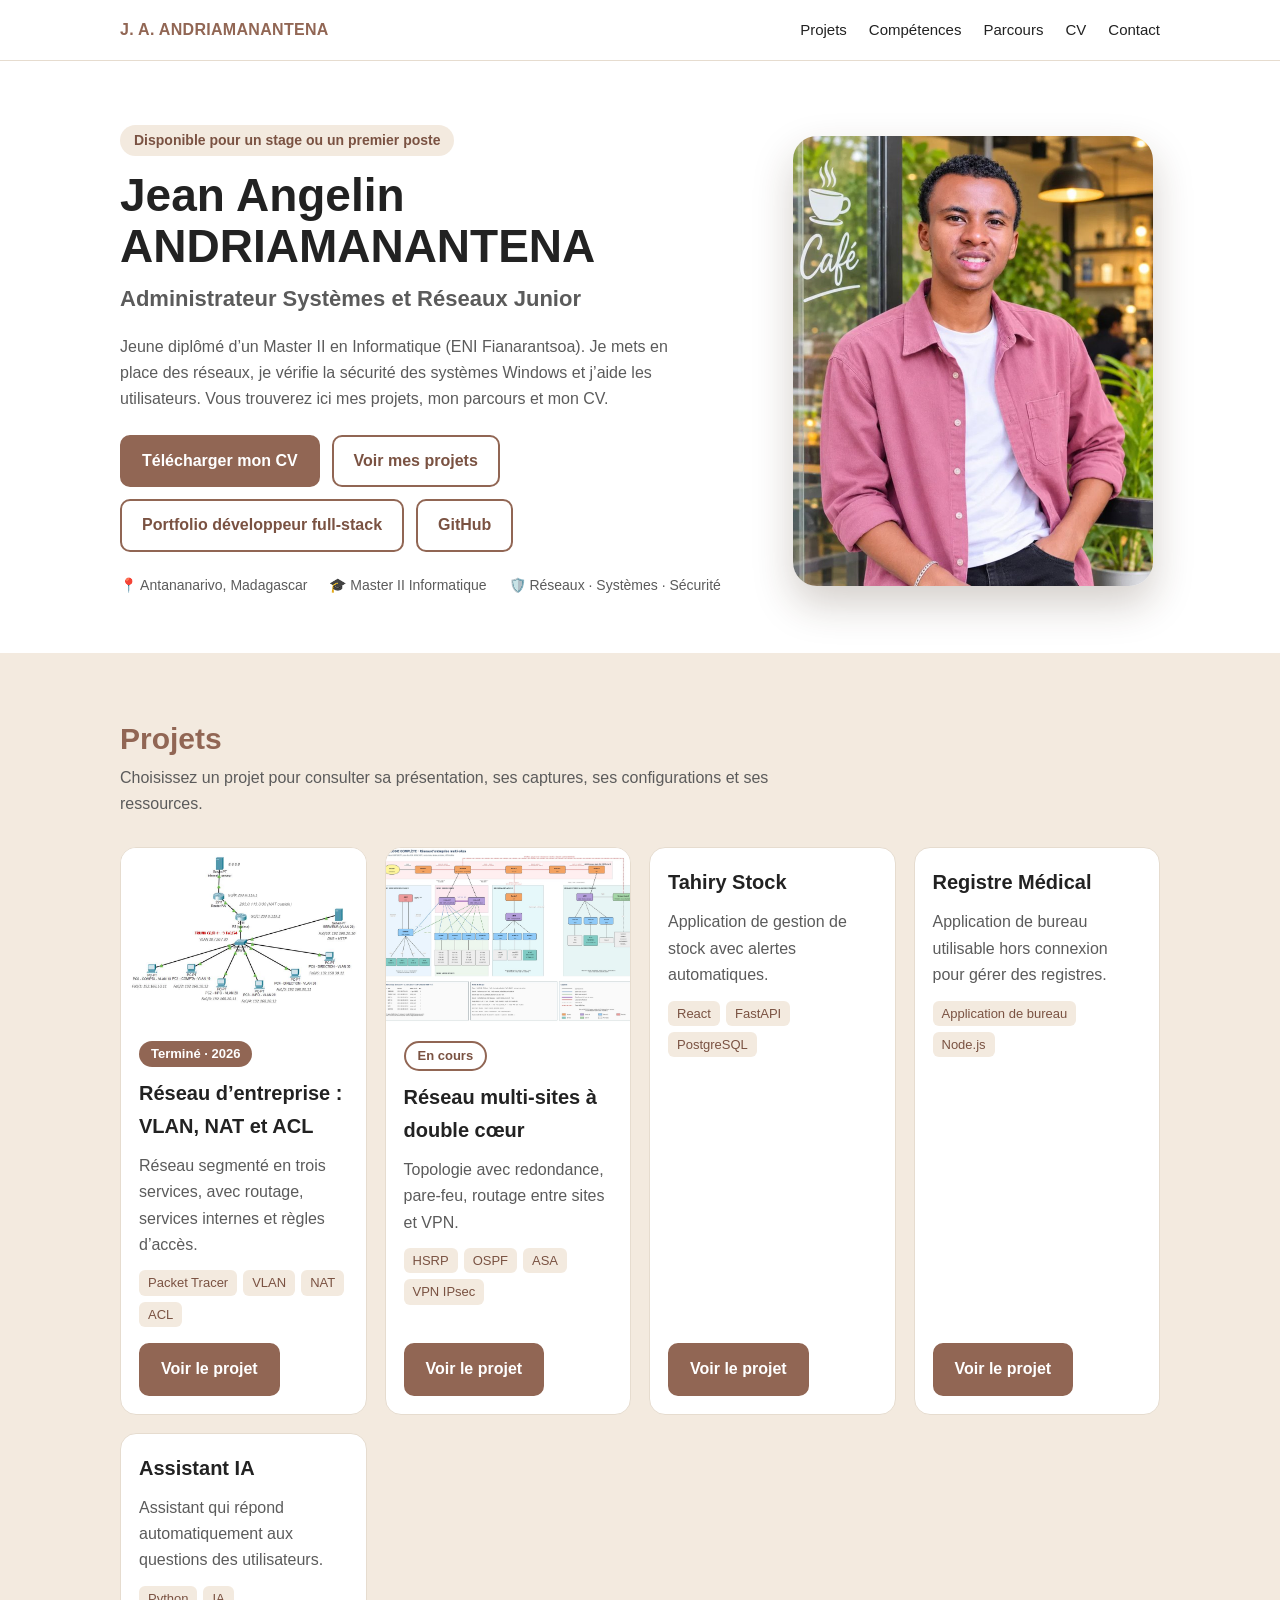
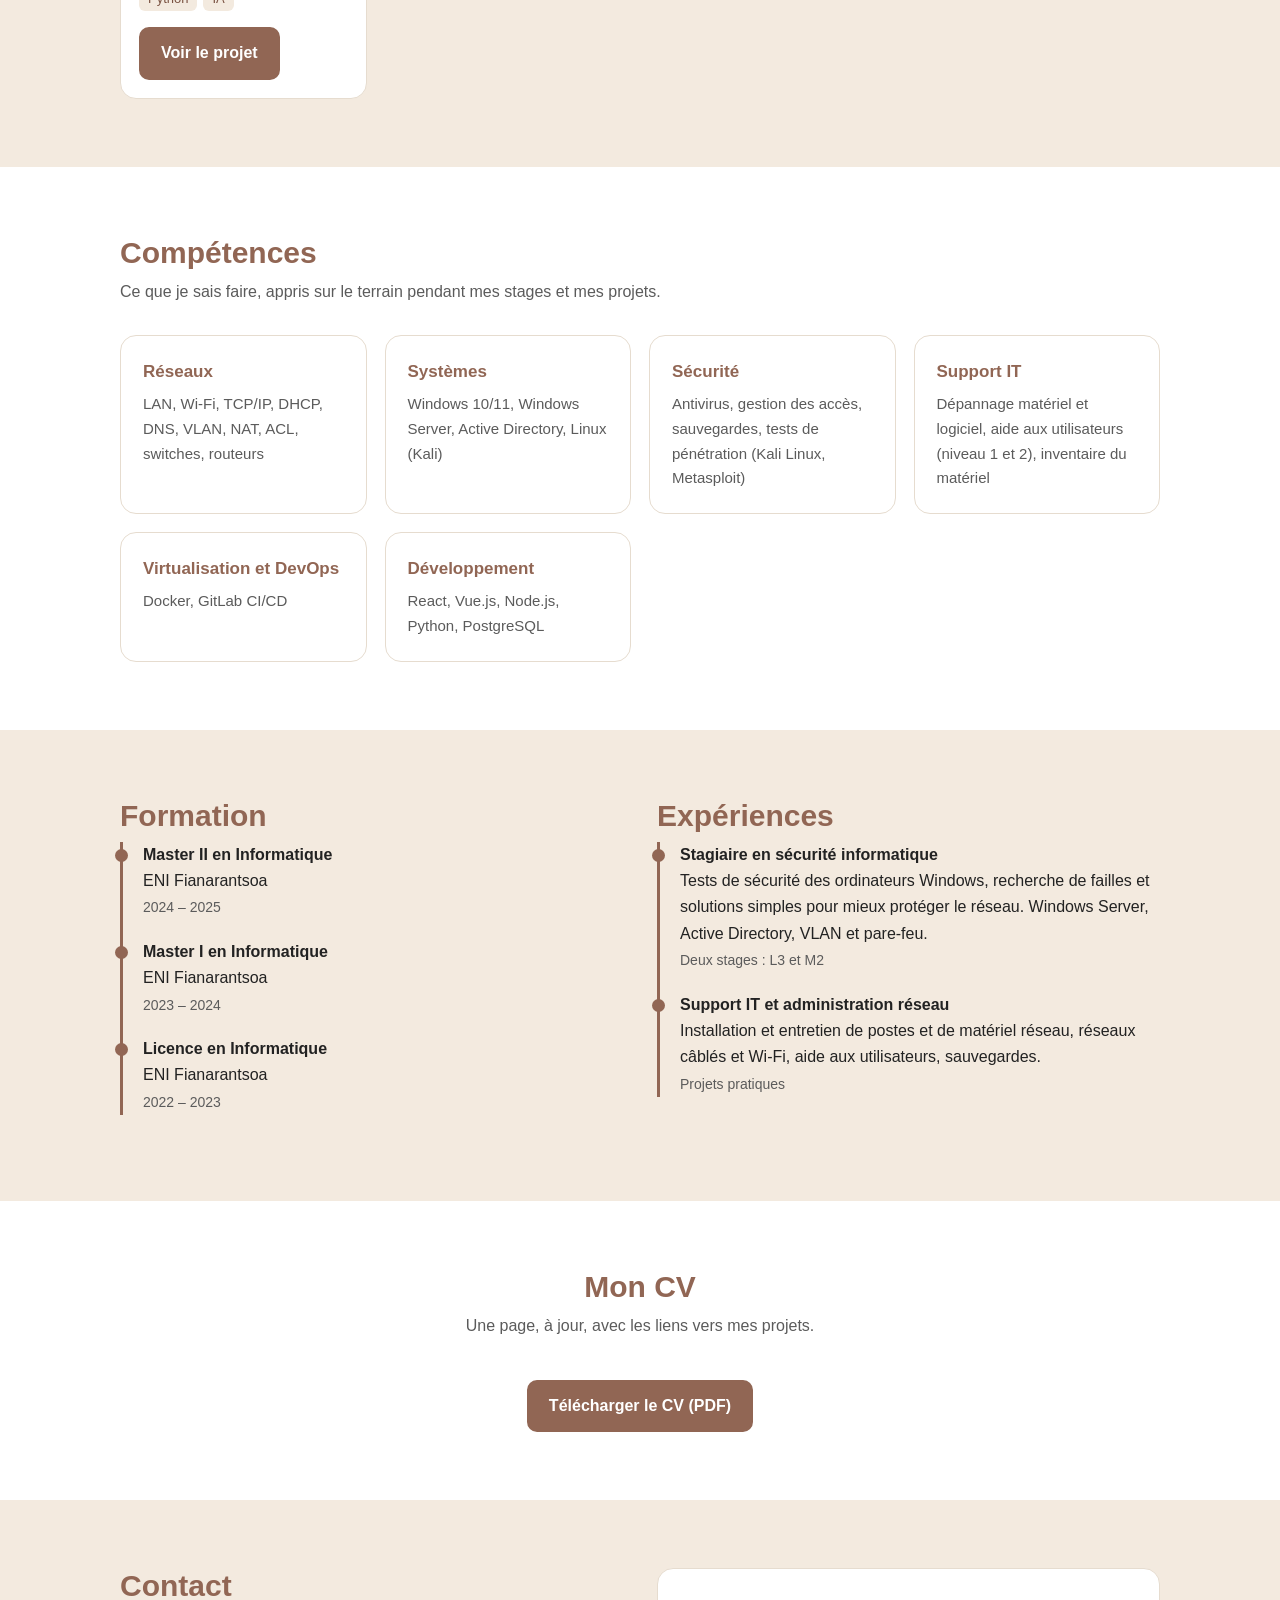
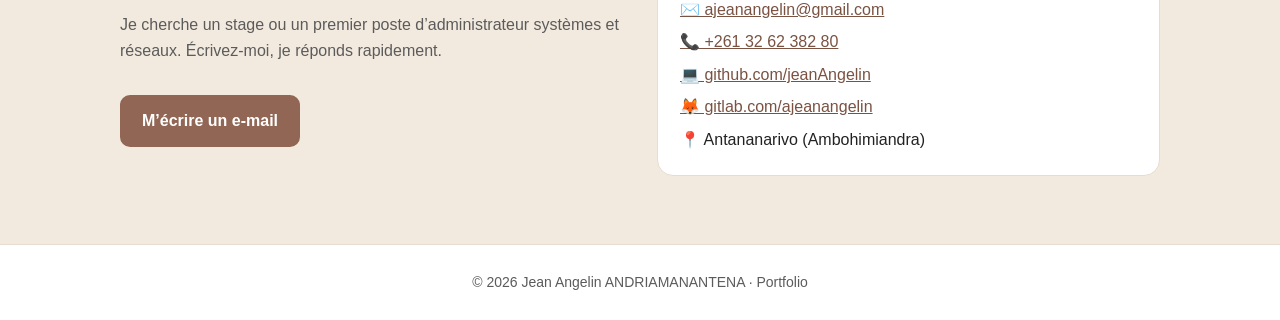
<file: index.html>
<!doctype html>
<html lang="fr">
<head>
<meta charset="utf-8">
<meta name="viewport" content="width=device-width, initial-scale=1">
<title>Jean Angelin ANDRIAMANANTENA – Administrateur Systèmes et Réseaux Junior</title>
<meta name="description" content="Portfolio de Jean Angelin ANDRIAMANANTENA, administrateur systèmes et réseaux junior : projets réseau, compétences et CV.">
<link rel="icon" href="data:image/svg+xml,%3Csvg xmlns='http://www.w3.org/2000/svg' viewBox='0 0 100 100'%3E%3Crect width='100' height='100' rx='22' fill='%23916654'/%3E%3Ctext x='50' y='66' font-size='52' text-anchor='middle' fill='white' font-family='sans-serif' font-weight='700'%3EJA%3C/text%3E%3C/svg%3E">
<style>
:root{--accent:#916654;--accent-d:#7a5242;--bg:#fff;--bg2:#f3eadf;--text:#222;--muted:#5b5b5b;--card:#fff;--line:#e6dccf;--on-accent:#fff}
@media (prefers-color-scheme:dark){:root:not([data-theme="light"]){--accent:#d1a18c;--accent-d:#e3b9a6;--bg:#17130f;--bg2:#201a15;--text:#f1e9e1;--muted:#b9ada2;--card:#231c17;--line:#3a2f27;--on-accent:#17130f}}
:root[data-theme="dark"]{--accent:#d1a18c;--accent-d:#e3b9a6;--bg:#17130f;--bg2:#201a15;--text:#f1e9e1;--muted:#b9ada2;--card:#231c17;--line:#3a2f27;--on-accent:#17130f}
*{box-sizing:border-box}html{scroll-behavior:smooth;scroll-padding-top:70px}
body{margin:0;font:16px/1.65 "Segoe UI",Carlito,Roboto,Helvetica,Arial,sans-serif;color:var(--text);background:var(--bg)}
img{max-width:100%;height:auto;display:block}a{color:var(--accent-d)}
.wrap{max-width:1080px;margin:0 auto;padding:0 20px}
header{position:sticky;top:0;z-index:10;background:color-mix(in srgb,var(--bg) 92%,transparent);backdrop-filter:blur(8px);border-bottom:1px solid var(--line)}
.bar{display:flex;align-items:center;justify-content:space-between;height:60px}
.brand{font-weight:700;color:var(--accent);text-decoration:none;letter-spacing:.3px}
nav ul{display:flex;gap:22px;list-style:none;margin:0;padding:0}
nav a{text-decoration:none;color:var(--text);font-size:15px}nav a:hover{color:var(--accent)}
.menu{display:none;background:none;border:1px solid var(--line);border-radius:8px;color:var(--text);padding:6px 12px;font-size:15px}
section{padding:68px 0}.alt{background:var(--bg2)}
h2{font-size:30px;line-height:1.2;margin:0 0 8px;color:var(--accent)}h3{margin:0 0 6px;font-size:20px}
.lead{color:var(--muted);margin:0 0 30px;max-width:680px}
.hero{padding:64px 0 56px}.hero .wrap{display:grid;grid-template-columns:1.25fr .75fr;gap:44px;align-items:center}
.eyebrow{display:inline-block;background:var(--bg2);color:var(--accent-d);border-radius:99px;padding:4px 14px;font-size:14px;font-weight:600;margin-bottom:14px}
h1{font-size:46px;line-height:1.1;margin:0 0 10px}.role{font-size:22px;color:var(--accent);font-weight:600;margin:0 0 16px}
.hero p{max-width:560px;color:var(--muted)}
.btns{display:flex;flex-wrap:wrap;gap:12px;margin-top:22px}
.btn{display:inline-block;padding:11px 20px;border-radius:10px;font-weight:600;text-decoration:none;border:2px solid var(--accent);background:var(--accent);color:var(--on-accent)}
.btn.ghost{background:transparent;color:var(--accent-d)}.btn:hover{opacity:.88}
.photo{border-radius:24px;box-shadow:0 18px 40px rgba(60,35,20,.22);aspect-ratio:4/5;object-fit:cover;width:100%;max-width:360px;justify-self:center}
.facts{display:flex;flex-wrap:wrap;gap:8px 22px;margin-top:22px;font-size:14px;color:var(--muted)}
.card{background:var(--card);border:1px solid var(--line);border-radius:16px;padding:22px}
.feat{display:grid;grid-template-columns:1.1fr 1fr;gap:26px;margin-bottom:26px;align-items:start}
.status{display:inline-block;font-size:13px;font-weight:700;border-radius:99px;padding:2px 12px;margin-bottom:10px;background:var(--accent);color:var(--on-accent)}
.status.wip{background:transparent;border:2px solid var(--accent);color:var(--accent-d)}
.shots{display:grid;gap:12px}.shots img{border:1px solid var(--line);border-radius:10px;background:#fff}
.cap{font-size:13px;color:var(--muted);margin:4px 0 0}
ul.ticks{padding-left:20px;margin:10px 0}.ticks li{margin:3px 0}
.tags{display:flex;flex-wrap:wrap;gap:6px;margin:12px 0 0;padding:0;list-style:none}
.tags li{font-size:13px;background:var(--bg2);border-radius:6px;padding:2px 9px;color:var(--accent-d)}
.grid{display:grid;grid-template-columns:repeat(auto-fit,minmax(240px,1fr));gap:18px}
.project-grid{display:grid;grid-template-columns:repeat(auto-fit,minmax(245px,1fr));gap:18px}
.project-card{padding:0;overflow:hidden;display:flex;flex-direction:column}
.project-card>img{width:100%;height:175px;object-fit:cover;background:var(--bg2)}
.project-card .project-copy{padding:18px;display:flex;flex:1;flex-direction:column;align-items:flex-start}
.project-card .project-copy p{color:var(--muted);margin:4px 0 12px}
.project-card .project-copy .tags{margin:0 0 16px}
.project-card .project-copy .btn{margin-top:auto}
.skill h3{font-size:17px;color:var(--accent)}.skill p{margin:0;color:var(--muted);font-size:15px}
.tl{border-left:3px solid var(--accent);padding-left:20px;margin:0}.tl div{margin-bottom:18px;position:relative}
.tl div::before{content:"";position:absolute;left:-28px;top:7px;width:13px;height:13px;border-radius:50%;background:var(--accent)}
.tl b{display:block}.tl span{color:var(--muted);font-size:14px}
.two{display:grid;grid-template-columns:1fr 1fr;gap:34px}
.cv{text-align:center}.cv .btn{margin-top:10px}
.contact a{display:block;margin:6px 0}
footer{padding:26px 0;text-align:center;color:var(--muted);font-size:14px;border-top:1px solid var(--line)}
@media (max-width:820px){
.hero .wrap,.feat,.two{grid-template-columns:1fr}.photo{order:-1;max-width:260px}h1{font-size:36px}
.menu{display:block}nav ul{display:none;position:absolute;left:0;right:0;top:60px;flex-direction:column;gap:0;background:var(--bg);border-bottom:1px solid var(--line)}
nav ul.open{display:flex}nav li a{display:block;padding:12px 20px}section{padding:50px 0}}
</style>
</head>
<body>
<header><div class="wrap bar">
<a class="brand" href="#accueil">J. A. ANDRIAMANANTENA</a>
<button class="menu" aria-expanded="false" aria-controls="m">Menu</button>
<nav><ul id="m">
<li><a href="#projets">Projets</a></li><li><a href="#competences">Compétences</a></li>
<li><a href="#parcours">Parcours</a></li><li><a href="#cv">CV</a></li><li><a href="#contact">Contact</a></li>
</ul></nav></div></header>

<main>
<section class="hero" id="accueil"><div class="wrap">
<div>
<span class="eyebrow">Disponible pour un stage ou un premier poste</span>
<h1>Jean Angelin ANDRIAMANANTENA</h1>
<p class="role">Administrateur Systèmes et Réseaux Junior</p>
<p>Jeune diplômé d’un Master II en Informatique (ENI Fianarantsoa). Je mets en place des réseaux, je vérifie la sécurité des systèmes Windows et j’aide les utilisateurs. Vous trouverez ici mes projets, mon parcours et mon CV.</p>
<div class="btns">
<a class="btn" href="assets/CV_ANDRIAMANANTENA_Jean_Angelin.pdf" download>Télécharger mon CV</a>
<a class="btn ghost" href="#projets">Voir mes projets</a>
<a class="btn ghost" href="https://portfoliofrontend-ihts.onrender.com/" target="_blank" rel="noopener">Portfolio développeur full-stack</a>
<a class="btn ghost" href="https://github.com/jeanAngelin" target="_blank" rel="noopener">GitHub</a>
</div>
<div class="facts"><span>📍 Antananarivo, Madagascar</span><span>🎓 Master II Informatique</span><span>🛡️ Réseaux · Systèmes · Sécurité</span></div>
</div>
<img class="photo" src="assets/photo.jpg" width="360" height="450" alt="Portrait de Jean Angelin ANDRIAMANANTENA">
</div></section>

<section class="alt" id="projets"><div class="wrap">
<h2>Projets</h2>
<p class="lead">Choisissez un projet pour consulter sa présentation, ses captures, ses configurations et ses ressources.</p>
<div class="project-grid">
<article class="card project-card"><img src="assets/projet-reseau-schema.png" width="902" height="612" loading="lazy" alt="Aperçu du réseau d’entreprise avec trois VLAN"><div class="project-copy"><span class="status">Terminé · 2026</span><h3>Réseau d’entreprise : VLAN, NAT et ACL</h3><p>Réseau segmenté en trois services, avec routage, services internes et règles d’accès.</p><ul class="tags"><li>Packet Tracer</li><li>VLAN</li><li>NAT</li><li>ACL</li></ul><a class="btn" href="projets/reseau-vlan-nat-acl.html">Voir le projet</a></div></article>
<article class="card project-card"><img src="assets/topologie-multisite.jpg" width="1600" height="1095" loading="lazy" alt="Aperçu de la topologie du réseau multi-sites"><div class="project-copy"><span class="status wip">En cours</span><h3>Réseau multi-sites à double cœur</h3><p>Topologie avec redondance, pare-feu, routage entre sites et VPN.</p><ul class="tags"><li>HSRP</li><li>OSPF</li><li>ASA</li><li>VPN IPsec</li></ul><a class="btn" href="projets/reseau-multisites.html">Voir le projet</a></div></article>
<article class="card project-card"><div class="project-copy"><h3>Tahiry Stock</h3><p>Application de gestion de stock avec alertes automatiques.</p><ul class="tags"><li>React</li><li>FastAPI</li><li>PostgreSQL</li></ul><a class="btn" href="projets/tahiry-stock.html">Voir le projet</a></div></article>
<article class="card project-card"><div class="project-copy"><h3>Registre Médical</h3><p>Application de bureau utilisable hors connexion pour gérer des registres.</p><ul class="tags"><li>Application de bureau</li><li>Node.js</li></ul><a class="btn" href="projets/registre-medical.html">Voir le projet</a></div></article>
<article class="card project-card"><div class="project-copy"><h3>Assistant IA</h3><p>Assistant qui répond automatiquement aux questions des utilisateurs.</p><ul class="tags"><li>Python</li><li>IA</li></ul><a class="btn" href="projets/assistant-ia.html">Voir le projet</a></div></article>
</div>
</div></section>

<section id="competences"><div class="wrap">
<h2>Compétences</h2>
<p class="lead">Ce que je sais faire, appris sur le terrain pendant mes stages et mes projets.</p>
<div class="grid">
<div class="card skill"><h3>Réseaux</h3><p>LAN, Wi-Fi, TCP/IP, DHCP, DNS, VLAN, NAT, ACL, switches, routeurs</p></div>
<div class="card skill"><h3>Systèmes</h3><p>Windows 10/11, Windows Server, Active Directory, Linux (Kali)</p></div>
<div class="card skill"><h3>Sécurité</h3><p>Antivirus, gestion des accès, sauvegardes, tests de pénétration (Kali Linux, Metasploit)</p></div>
<div class="card skill"><h3>Support IT</h3><p>Dépannage matériel et logiciel, aide aux utilisateurs (niveau 1 et 2), inventaire du matériel</p></div>
<div class="card skill"><h3>Virtualisation et DevOps</h3><p>Docker, GitLab CI/CD</p></div>
<div class="card skill"><h3>Développement</h3><p>React, Vue.js, Node.js, Python, PostgreSQL</p></div>
</div>
</div></section>

<section class="alt" id="parcours"><div class="wrap two">
<div>
<h2>Formation</h2>
<div class="tl">
<div><b>Master II en Informatique</b>ENI Fianarantsoa<br><span>2024 – 2025</span></div>
<div><b>Master I en Informatique</b>ENI Fianarantsoa<br><span>2023 – 2024</span></div>
<div><b>Licence en Informatique</b>ENI Fianarantsoa<br><span>2022 – 2023</span></div>
</div>
</div>
<div>
<h2>Expériences</h2>
<div class="tl">
<div><b>Stagiaire en sécurité informatique</b>Tests de sécurité des ordinateurs Windows, recherche de failles et solutions simples pour mieux protéger le réseau. Windows Server, Active Directory, VLAN et pare-feu.<br><span>Deux stages : L3 et M2</span></div>
<div><b>Support IT et administration réseau</b>Installation et entretien de postes et de matériel réseau, réseaux câblés et Wi-Fi, aide aux utilisateurs, sauvegardes.<br><span>Projets pratiques</span></div>
</div>
</div>
</div></section>

<section id="cv"><div class="wrap cv">
<h2>Mon CV</h2>
<p class="lead" style="margin-inline:auto">Une page, à jour, avec les liens vers mes projets.</p>
<a class="btn" href="assets/CV_ANDRIAMANANTENA_Jean_Angelin.pdf" download>Télécharger le CV (PDF)</a>
</div></section>

<section class="alt" id="contact"><div class="wrap two">
<div>
<h2>Contact</h2>
<p class="lead">Je cherche un stage ou un premier poste d’administrateur systèmes et réseaux. Écrivez-moi, je réponds rapidement.</p>
<div class="btns"><a class="btn" href="mailto:ajeanangelin@gmail.com?subject=Contact%20depuis%20votre%20portfolio&amp;body=Bonjour%20Jean%20Angelin%2C%0D%0A%0D%0AJe%20vous%20contacte%20au%20sujet%20de%20votre%20portfolio.%0D%0A%0D%0ACordialement%2C" aria-label="Écrire un e-mail à Jean Angelin">M’écrire un e-mail</a></div>
</div>
<div class="card contact">
<a href="mailto:ajeanangelin@gmail.com?subject=Contact%20depuis%20votre%20portfolio&amp;body=Bonjour%20Jean%20Angelin%2C%0D%0A%0D%0AJe%20vous%20contacte%20au%20sujet%20de%20votre%20portfolio.%0D%0A%0D%0ACordialement%2C">✉️ ajeanangelin@gmail.com</a>
<a href="tel:+261326238280">📞 +261 32 62 382 80</a>
<a href="https://github.com/jeanAngelin" target="_blank" rel="noopener">💻 github.com/jeanAngelin</a>
<a href="https://gitlab.com/ajeanangelin" target="_blank" rel="noopener">🦊 gitlab.com/ajeanangelin</a>
<span>📍 Antananarivo (Ambohimiandra)</span>
</div>
</div></section>
</main>
<footer>© 2026 Jean Angelin ANDRIAMANANTENA · Portfolio</footer>
<script>
const b=document.querySelector('.menu'),m=document.getElementById('m');
b.addEventListener('click',()=>{const o=m.classList.toggle('open');b.setAttribute('aria-expanded',o)});
m.addEventListener('click',e=>{if(e.target.tagName==='A'){m.classList.remove('open');b.setAttribute('aria-expanded','false')}});
</script>
</body>
</html>
</file>
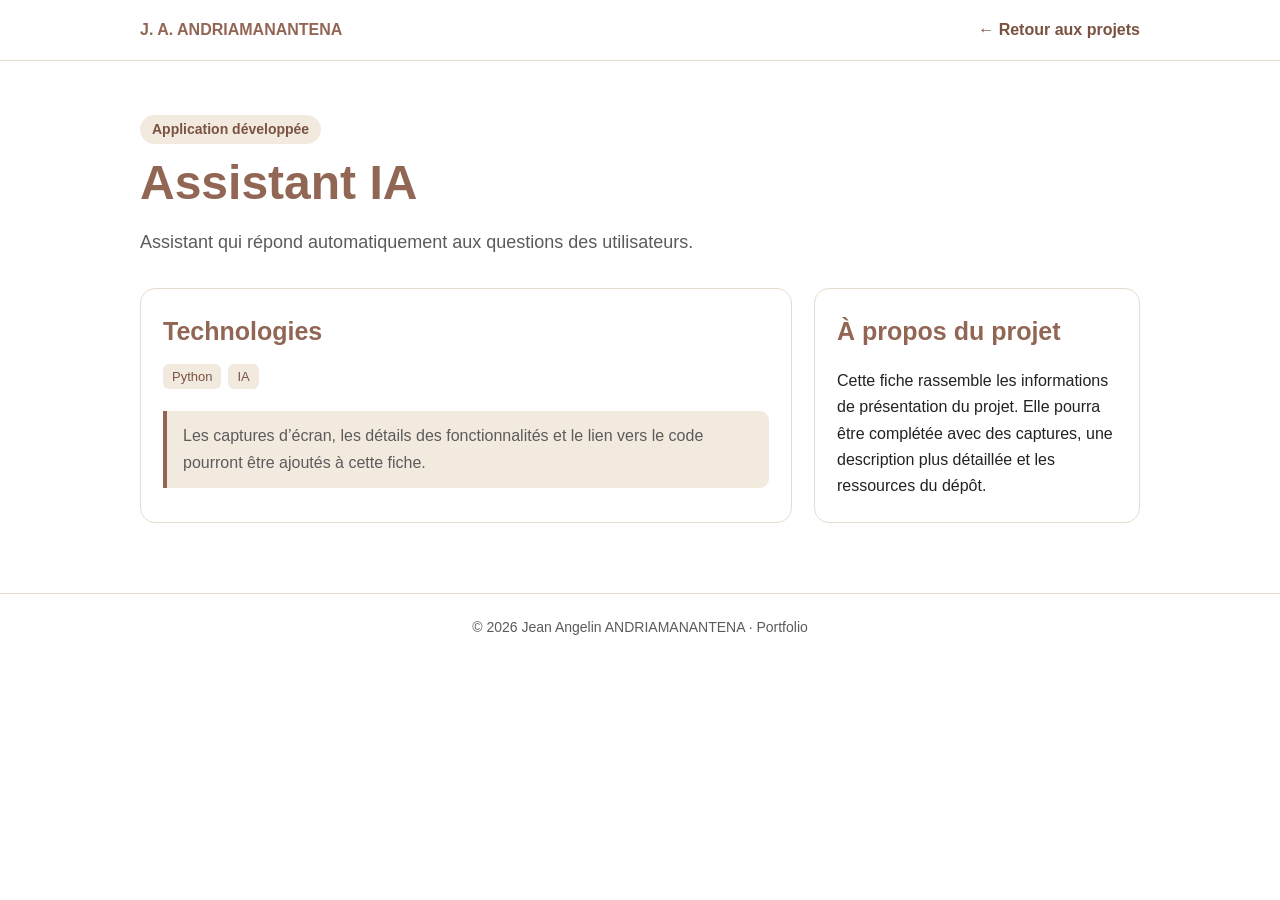
<file: projets/assistant-ia.html>
<!doctype html>
<html lang="fr"><head><meta charset="utf-8"><meta name="viewport" content="width=device-width, initial-scale=1"><title>Assistant IA – Jean Angelin</title><meta name="description" content="Présentation de l’assistant IA qui répond automatiquement aux questions des utilisateurs."><link rel="stylesheet" href="../assets/projet.css"></head>
<body><header><div class="wrap bar"><a class="brand" href="../index.html">J. A. ANDRIAMANANTENA</a><a class="back" href="../index.html#projets">← Retour aux projets</a></div></header>
<main class="wrap main"><span class="eyebrow">Application développée</span><h1>Assistant IA</h1><p class="intro">Assistant qui répond automatiquement aux questions des utilisateurs.</p><div class="layout"><section class="card"><h2>Technologies</h2><ul class="tags"><li>Python</li><li>IA</li></ul><p class="notice" style="margin-top:22px">Les captures d’écran, les détails des fonctionnalités et le lien vers le code pourront être ajoutés à cette fiche.</p></section><aside class="card"><h2>À propos du projet</h2><p>Cette fiche rassemble les informations de présentation du projet. Elle pourra être complétée avec des captures, une description plus détaillée et les ressources du dépôt.</p></aside></div></main>
<footer>© 2026 Jean Angelin ANDRIAMANANTENA · Portfolio</footer></body></html>
</file>
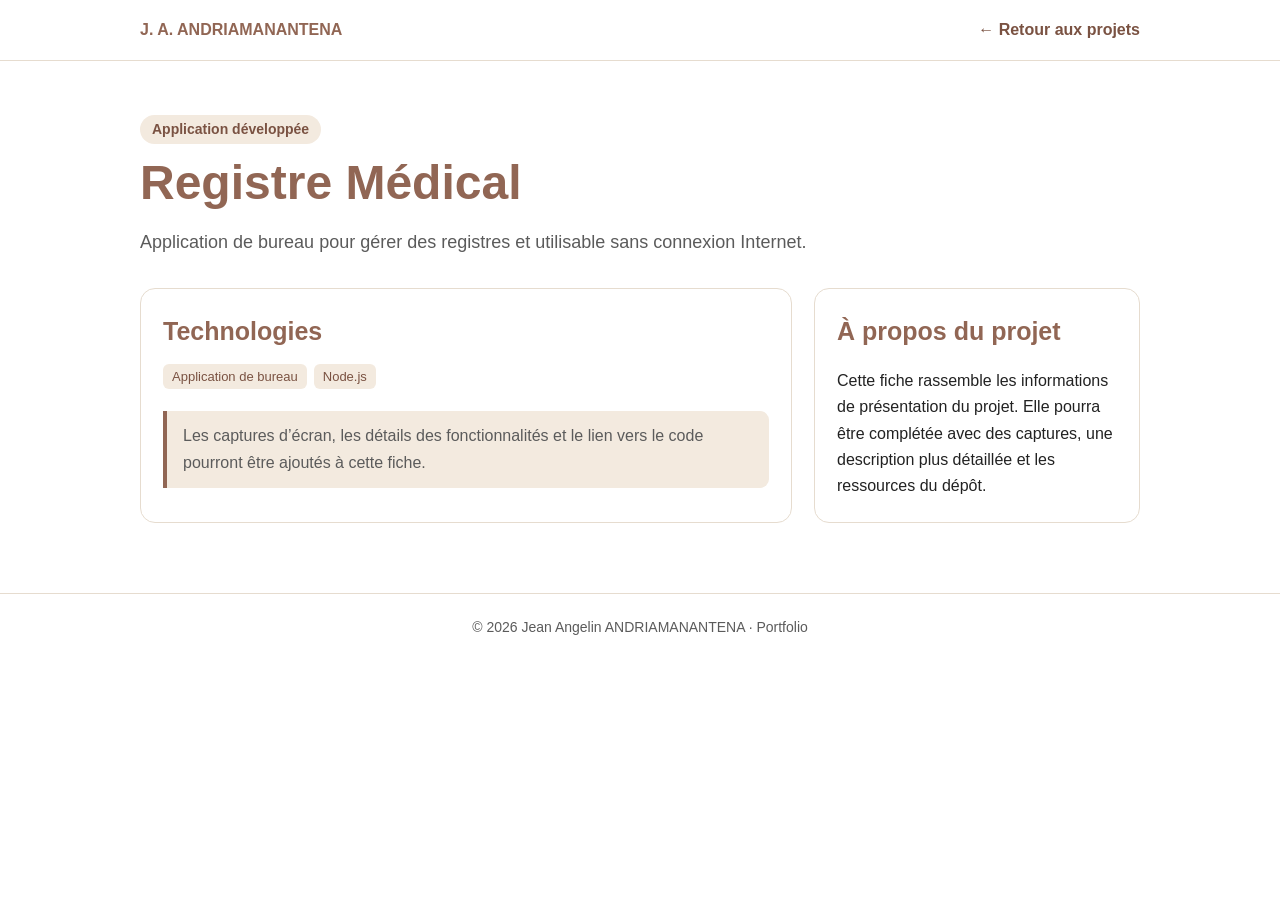
<file: projets/registre-medical.html>
<!doctype html>
<html lang="fr"><head><meta charset="utf-8"><meta name="viewport" content="width=device-width, initial-scale=1"><title>Registre Médical – Jean Angelin</title><meta name="description" content="Présentation de l’application de bureau Registre Médical, utilisable hors connexion."><link rel="stylesheet" href="../assets/projet.css"></head>
<body><header><div class="wrap bar"><a class="brand" href="../index.html">J. A. ANDRIAMANANTENA</a><a class="back" href="../index.html#projets">← Retour aux projets</a></div></header>
<main class="wrap main"><span class="eyebrow">Application développée</span><h1>Registre Médical</h1><p class="intro">Application de bureau pour gérer des registres et utilisable sans connexion Internet.</p><div class="layout"><section class="card"><h2>Technologies</h2><ul class="tags"><li>Application de bureau</li><li>Node.js</li></ul><p class="notice" style="margin-top:22px">Les captures d’écran, les détails des fonctionnalités et le lien vers le code pourront être ajoutés à cette fiche.</p></section><aside class="card"><h2>À propos du projet</h2><p>Cette fiche rassemble les informations de présentation du projet. Elle pourra être complétée avec des captures, une description plus détaillée et les ressources du dépôt.</p></aside></div></main>
<footer>© 2026 Jean Angelin ANDRIAMANANTENA · Portfolio</footer></body></html>
</file>
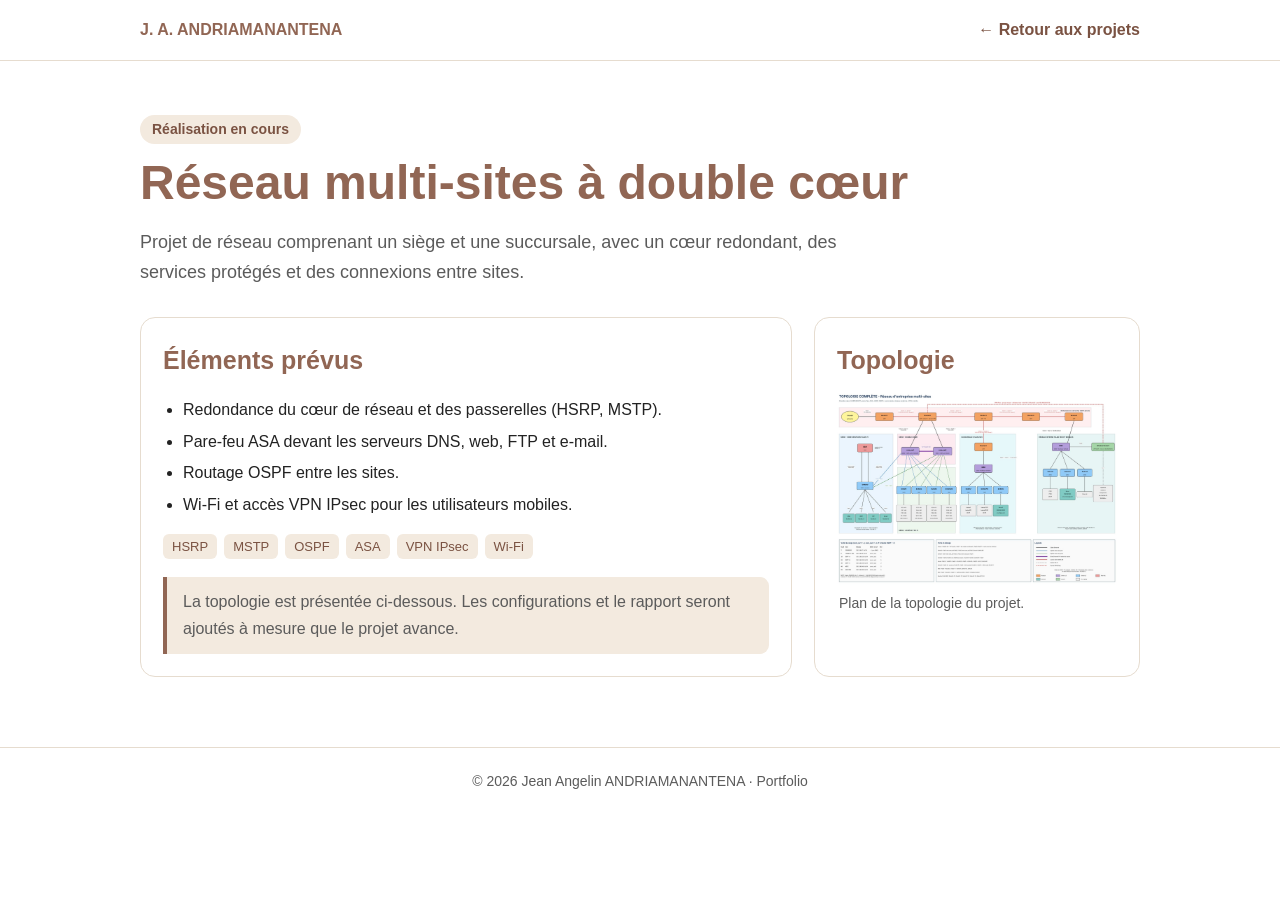
<file: projets/reseau-multisites.html>
<!doctype html>
<html lang="fr"><head><meta charset="utf-8"><meta name="viewport" content="width=device-width, initial-scale=1"><title>Réseau multi-sites à double cœur – Jean Angelin</title><meta name="description" content="Présentation du projet en cours de réseau multi-sites redondant avec HSRP, MSTP, OSPF, pare-feu ASA et VPN IPsec."><link rel="stylesheet" href="../assets/projet.css"></head>
<body><header><div class="wrap bar"><a class="brand" href="../index.html">J. A. ANDRIAMANANTENA</a><a class="back" href="../index.html#projets">← Retour aux projets</a></div></header>
<main class="wrap main"><span class="eyebrow">Réalisation en cours</span><h1>Réseau multi-sites à double cœur</h1><p class="intro">Projet de réseau comprenant un siège et une succursale, avec un cœur redondant, des services protégés et des connexions entre sites.</p>
<div class="layout"><div><section class="card"><h2>Éléments prévus</h2><ul class="list"><li>Redondance du cœur de réseau et des passerelles (HSRP, MSTP).</li><li>Pare-feu ASA devant les serveurs DNS, web, FTP et e-mail.</li><li>Routage OSPF entre les sites.</li><li>Wi-Fi et accès VPN IPsec pour les utilisateurs mobiles.</li></ul><ul class="tags"><li>HSRP</li><li>MSTP</li><li>OSPF</li><li>ASA</li><li>VPN IPsec</li><li>Wi-Fi</li></ul><p class="notice" style="margin-top:18px">La topologie est présentée ci-dessous. Les configurations et le rapport seront ajoutés à mesure que le projet avance.</p></section></div>
<aside class="card"><h2>Topologie</h2><figure style="margin:0"><img src="../assets/topologie-multisite.jpg" width="1600" height="1095" alt="Plan de la topologie du réseau multi-sites"><figcaption class="caption">Plan de la topologie du projet.</figcaption></figure></aside></div>
</main><footer>© 2026 Jean Angelin ANDRIAMANANTENA · Portfolio</footer></body></html>
</file>
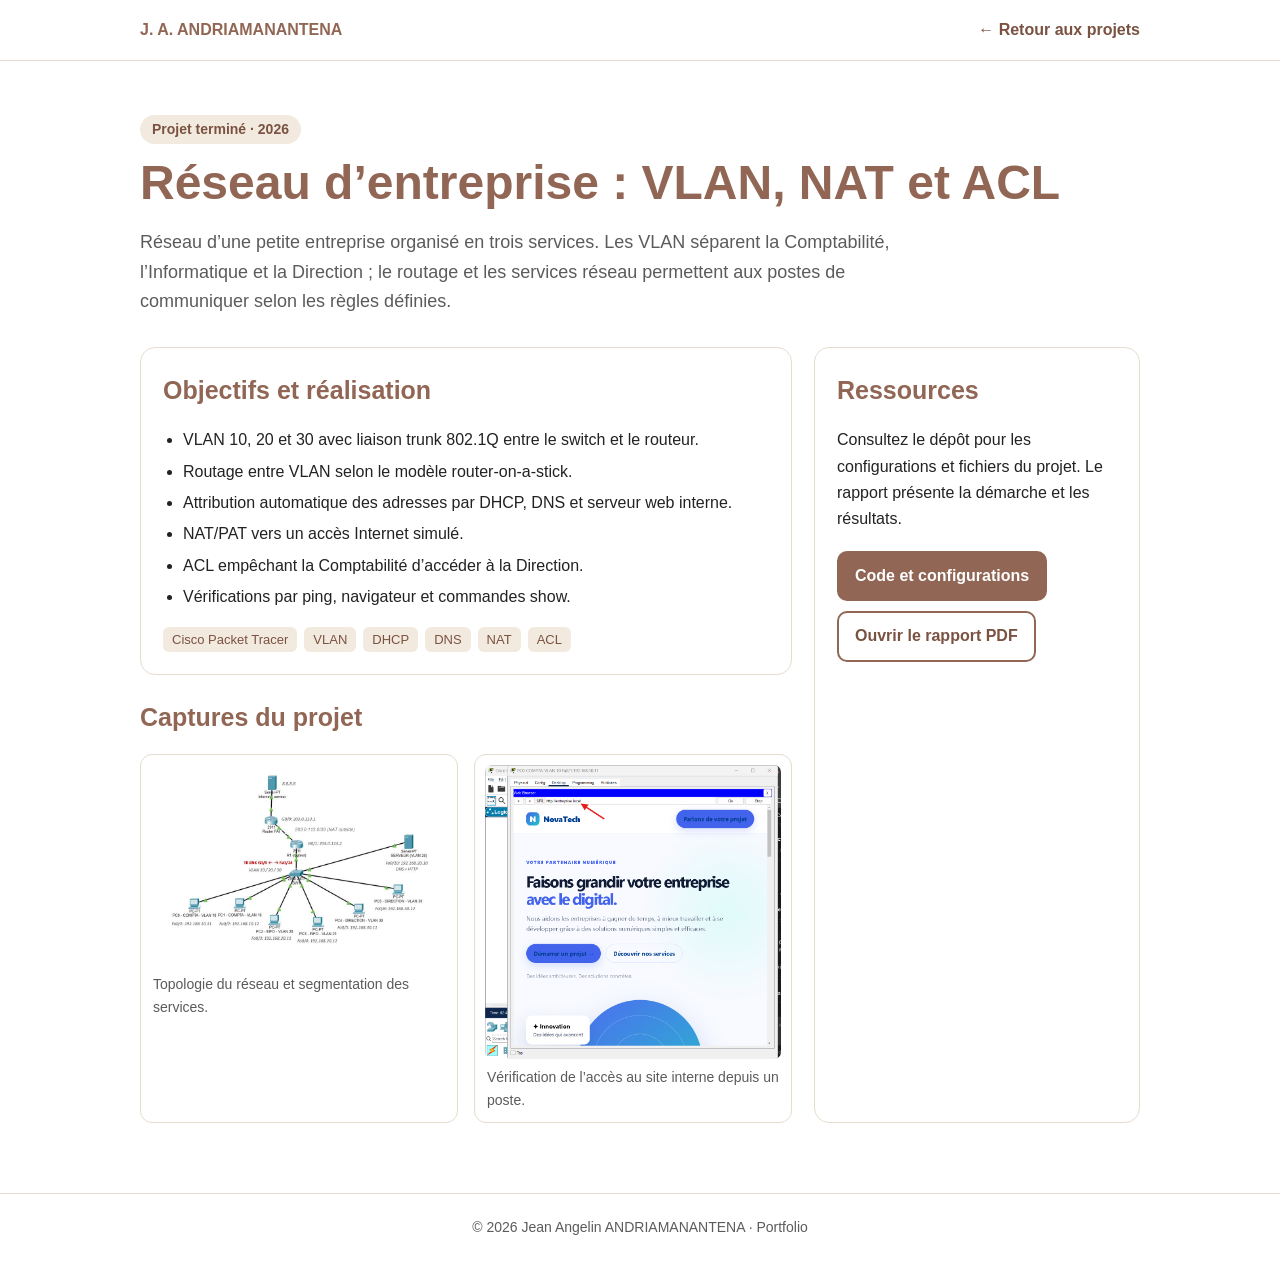
<file: projets/reseau-vlan-nat-acl.html>
<!doctype html>
<html lang="fr"><head><meta charset="utf-8"><meta name="viewport" content="width=device-width, initial-scale=1"><title>Réseau d’entreprise VLAN, NAT et ACL – Jean Angelin</title><meta name="description" content="Présentation, captures, configurations et rapport du projet réseau d’entreprise avec VLAN, NAT et ACL."><link rel="stylesheet" href="../assets/projet.css"></head>
<body><header><div class="wrap bar"><a class="brand" href="../index.html">J. A. ANDRIAMANANTENA</a><a class="back" href="../index.html#projets">← Retour aux projets</a></div></header>
<main class="wrap main"><span class="eyebrow">Projet terminé · 2026</span><h1>Réseau d’entreprise : VLAN, NAT et ACL</h1><p class="intro">Réseau d’une petite entreprise organisé en trois services. Les VLAN séparent la Comptabilité, l’Informatique et la Direction ; le routage et les services réseau permettent aux postes de communiquer selon les règles définies.</p>
<div class="layout"><div><section class="card"><h2>Objectifs et réalisation</h2><ul class="list"><li>VLAN 10, 20 et 30 avec liaison trunk 802.1Q entre le switch et le routeur.</li><li>Routage entre VLAN selon le modèle router-on-a-stick.</li><li>Attribution automatique des adresses par DHCP, DNS et serveur web interne.</li><li>NAT/PAT vers un accès Internet simulé.</li><li>ACL empêchant la Comptabilité d’accéder à la Direction.</li><li>Vérifications par ping, navigateur et commandes show.</li></ul><ul class="tags"><li>Cisco Packet Tracer</li><li>VLAN</li><li>DHCP</li><li>DNS</li><li>NAT</li><li>ACL</li></ul></section>
<section style="margin-top:22px"><h2>Captures du projet</h2><div class="gallery"><figure><img src="../assets/projet-reseau-schema.png" width="902" height="612" alt="Schéma du réseau d’entreprise avec trois VLAN"><figcaption class="caption">Topologie du réseau et segmentation des services.</figcaption></figure><figure><img src="../assets/projet-reseau-web.png" width="1048" height="1040" alt="Page web interne ouverte depuis un poste de la Comptabilité"><figcaption class="caption">Vérification de l’accès au site interne depuis un poste.</figcaption></figure></div></section></div>
<aside class="card"><h2>Ressources</h2><p>Consultez le dépôt pour les configurations et fichiers du projet. Le rapport présente la démarche et les résultats.</p><div class="actions"><a class="btn" href="https://github.com/jeanAngelin/reseau-entreprise-vlan-nat-acl" target="_blank" rel="noopener">Code et configurations</a><a class="btn secondary" href="../assets/Rapport_Reseau_Entreprise_Packet_Tracer.pdf" target="_blank" rel="noopener">Ouvrir le rapport PDF</a></div></aside></div>
</main><footer>© 2026 Jean Angelin ANDRIAMANANTENA · Portfolio</footer></body></html>
</file>
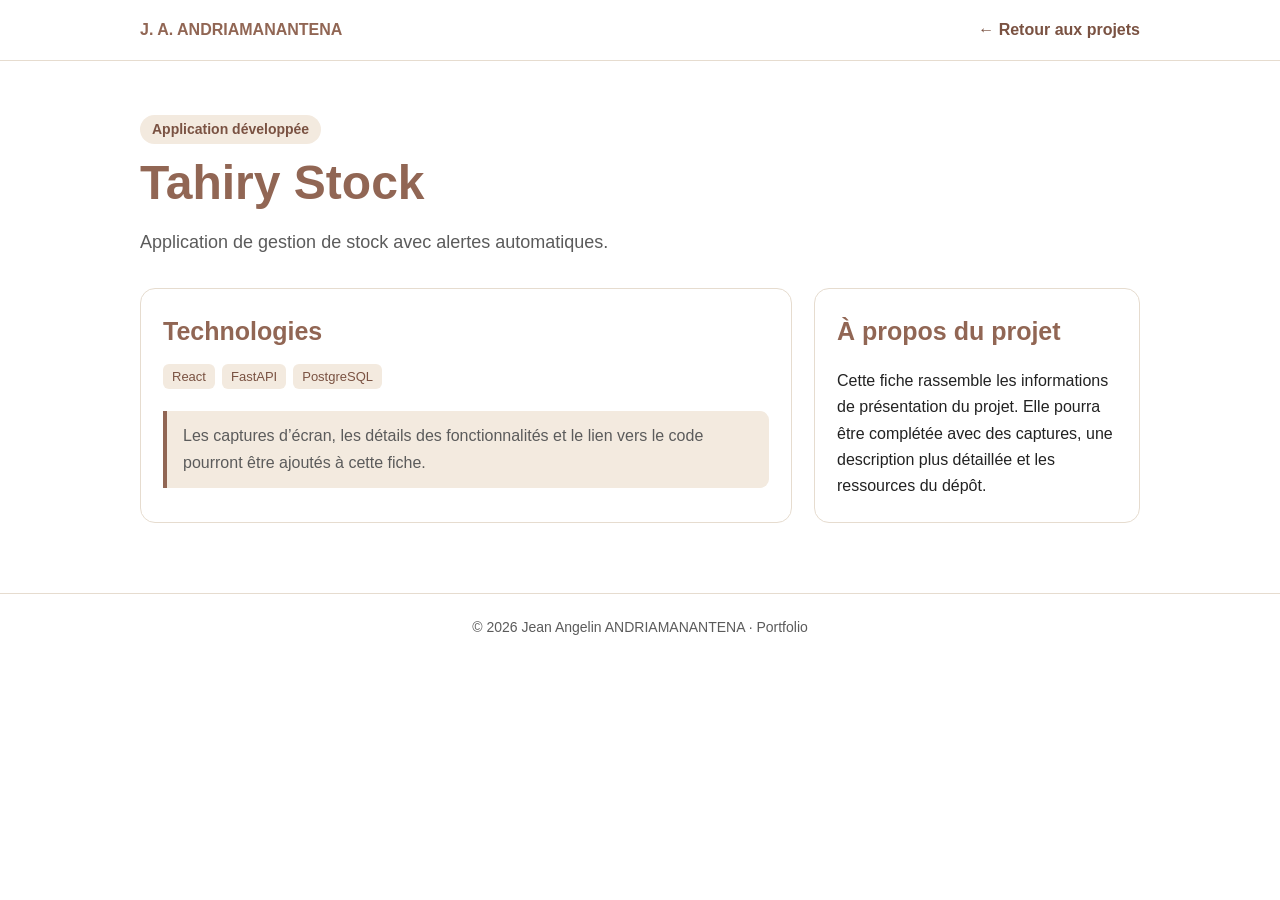
<file: projets/tahiry-stock.html>
<!doctype html>
<html lang="fr"><head><meta charset="utf-8"><meta name="viewport" content="width=device-width, initial-scale=1"><title>Tahiry Stock – Jean Angelin</title><meta name="description" content="Présentation de Tahiry Stock, application de gestion de stock avec alertes automatiques."><link rel="stylesheet" href="../assets/projet.css"></head>
<body><header><div class="wrap bar"><a class="brand" href="../index.html">J. A. ANDRIAMANANTENA</a><a class="back" href="../index.html#projets">← Retour aux projets</a></div></header>
<main class="wrap main"><span class="eyebrow">Application développée</span><h1>Tahiry Stock</h1><p class="intro">Application de gestion de stock avec alertes automatiques.</p><div class="layout"><section class="card"><h2>Technologies</h2><ul class="tags"><li>React</li><li>FastAPI</li><li>PostgreSQL</li></ul><p class="notice" style="margin-top:22px">Les captures d’écran, les détails des fonctionnalités et le lien vers le code pourront être ajoutés à cette fiche.</p></section><aside class="card"><h2>À propos du projet</h2><p>Cette fiche rassemble les informations de présentation du projet. Elle pourra être complétée avec des captures, une description plus détaillée et les ressources du dépôt.</p></aside></div></main>
<footer>© 2026 Jean Angelin ANDRIAMANANTENA · Portfolio</footer></body></html>
</file>
<file: assets/projet.css>
:root{--accent:#916654;--accent-d:#7a5242;--bg:#fff;--bg2:#f3eadf;--text:#222;--muted:#5b5b5b;--card:#fff;--line:#e6dccf;--on-accent:#fff}
@media(prefers-color-scheme:dark){:root{--accent:#d1a18c;--accent-d:#e3b9a6;--bg:#17130f;--bg2:#201a15;--text:#f1e9e1;--muted:#b9ada2;--card:#231c17;--line:#3a2f27;--on-accent:#17130f}}
*{box-sizing:border-box}html{scroll-behavior:smooth}body{margin:0;background:var(--bg);color:var(--text);font:16px/1.65 "Segoe UI",Carlito,Roboto,Helvetica,Arial,sans-serif}a{color:var(--accent-d)}img{display:block;max-width:100%;height:auto}.wrap{width:min(100% - 40px,1000px);margin:auto}header{border-bottom:1px solid var(--line);background:var(--bg)}.bar{min-height:60px;display:flex;justify-content:space-between;align-items:center;gap:16px}.brand{color:var(--accent);font-weight:700;text-decoration:none}.back{font-weight:600;text-decoration:none}.main{padding:54px 0 70px}.eyebrow{display:inline-block;padding:3px 12px;border-radius:99px;background:var(--bg2);color:var(--accent-d);font-size:14px;font-weight:700}h1{margin:12px 0;font-size:clamp(32px,6vw,48px);line-height:1.12;color:var(--accent)}h2{margin:0 0 12px;color:var(--accent);font-size:25px}.intro{font-size:18px;color:var(--muted);max-width:760px}.layout{display:grid;grid-template-columns:minmax(0,1.6fr) minmax(230px,.8fr);gap:22px;margin-top:30px}.card{padding:22px;border:1px solid var(--line);border-radius:15px;background:var(--card)}.card p:first-child{margin-top:0}.card p:last-child{margin-bottom:0}.tags{display:flex;flex-wrap:wrap;gap:7px;list-style:none;padding:0;margin:12px 0 0}.tags li{padding:2px 9px;border-radius:6px;background:var(--bg2);color:var(--accent-d);font-size:13px}.list{padding-left:20px}.list li{margin:5px 0}.gallery{display:grid;grid-template-columns:repeat(auto-fit,minmax(260px,1fr));gap:16px;margin-top:16px}.gallery figure{margin:0;padding:10px;border:1px solid var(--line);border-radius:12px;background:var(--card)}.gallery img{width:100%;border-radius:7px}.caption{margin:7px 2px 0;color:var(--muted);font-size:14px}.actions{display:flex;flex-wrap:wrap;gap:10px;margin-top:18px}.btn{display:inline-block;padding:10px 16px;border:2px solid var(--accent);border-radius:10px;background:var(--accent);color:var(--on-accent);font-weight:700;text-decoration:none}.btn.secondary{background:transparent;color:var(--accent-d)}.notice{border-left:4px solid var(--accent);padding:12px 16px;background:var(--bg2);color:var(--muted);border-radius:0 9px 9px 0}footer{padding:22px 0;border-top:1px solid var(--line);text-align:center;color:var(--muted);font-size:14px}@media(max-width:700px){.layout{grid-template-columns:1fr}.main{padding:38px 0 54px}.bar{align-items:flex-start;padding:14px 0;flex-direction:column;gap:3px}}
</file>
